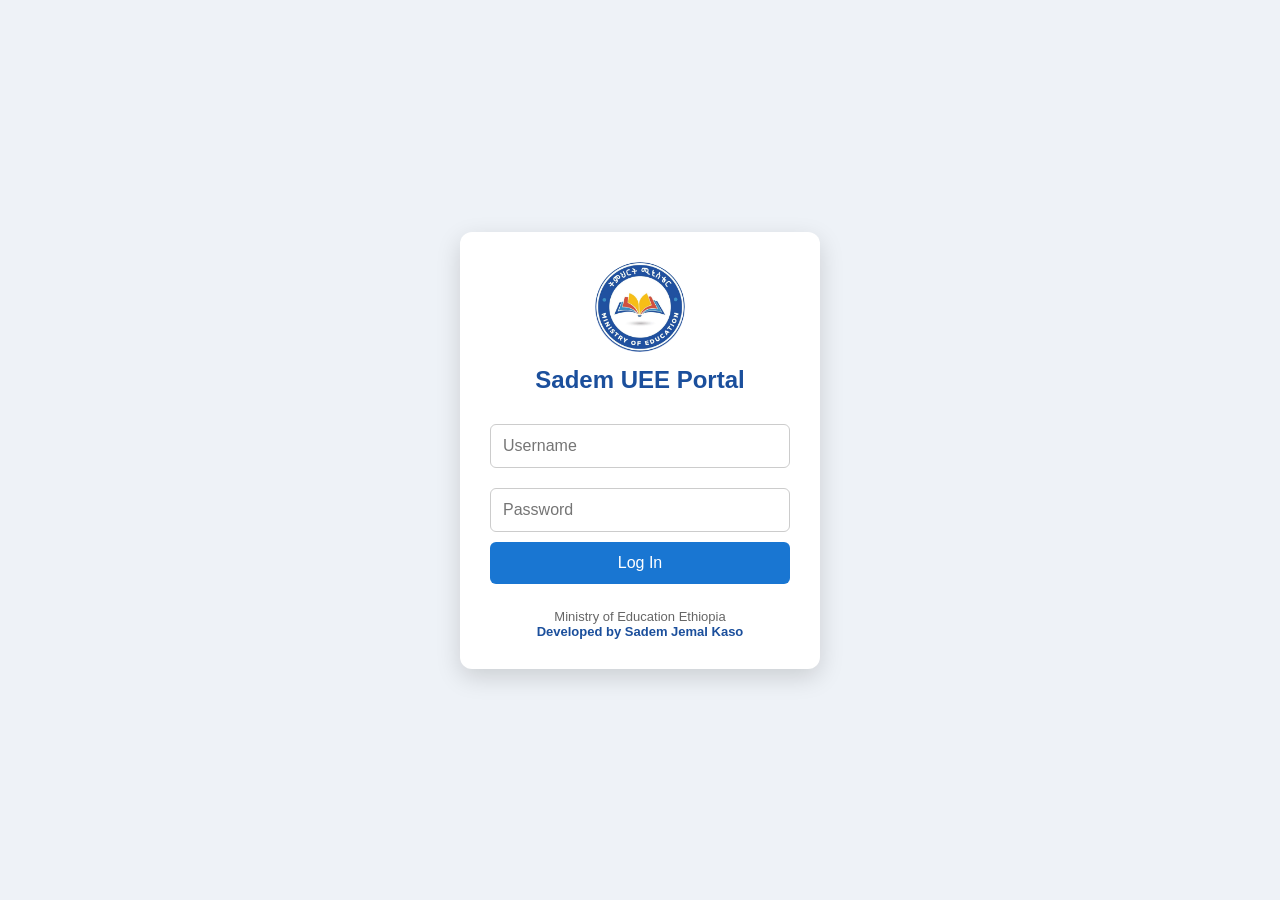
<file: index.html>
<!DOCTYPE html>
<html lang="en">
<head>
    <meta charset="UTF-8">
    <meta name="viewport" content="width=device-width, initial-scale=1.0">
    <title>sadem EUEE portal</title>
    <link rel="stylesheet" href="exam.css">
</head>
<style>
*{
    margin:0;
    padding:0;
    box-sizing:border-box;
    font-family:Arial,Helvetica,sans-serif;
}

body{
    background:#eef2f7;
    display:flex;
    justify-content:center;
    align-items:center;
    height:100vh;
}

.login-box{
    width:360px;
    background:white;
    border-radius:12px;
    padding:30px;
    text-align:center;
    box-shadow:0 8px 25px rgba(0,0,0,.15);
}

.logo{
    width:90px;
    height:90px;
    border-radius:50%;
    margin-bottom:10px;
}

h2{
    color:#1b4f9c;
    margin-bottom:20px;
}

input{
    width:100%;
    padding:12px;
    margin:10px 0;
    border:1px solid #ccc;
    border-radius:6px;
    font-size:16px;
}

button{
    width:100%;
    padding:12px;
    background:#1976d2;
    color:white;
    border:none;
    border-radius:6px;
    font-size:16px;
    cursor:pointer;
}

button:hover{
    background:#1259a7;
}

.footer{
    margin-top:25px;
    font-size:13px;
    color:#666;
}

.footer b{
    color:#1b4f9c;
}
</style>

</head>

<body>
<div class="login-box">

    <img src="images/logo.jpg" class="logo" alt="MOE Logo">

    <h2>Sadem UEE Portal</h2>

   <input type="text" id="username" placeholder="Username">

<input type="password" id="password" placeholder="Password">

<button onclick="login()">Log In</button>

    <div class="footer">
        <p>Ministry of Education Ethiopia</p>
        <b>Developed by Sadem Jemal Kaso</b>
    </div>

</div>

</div>
<script>
function login() {
    const username = document.getElementById("username").value;
    const password = document.getElementById("password").value;

    if (username === "sadem" && password === "40712972") {
        window.location.href = "dashboard.html";
    } else {
        alert("Invalid Username or Password!");
    }
}
</script>
</body>
</html>
</file>
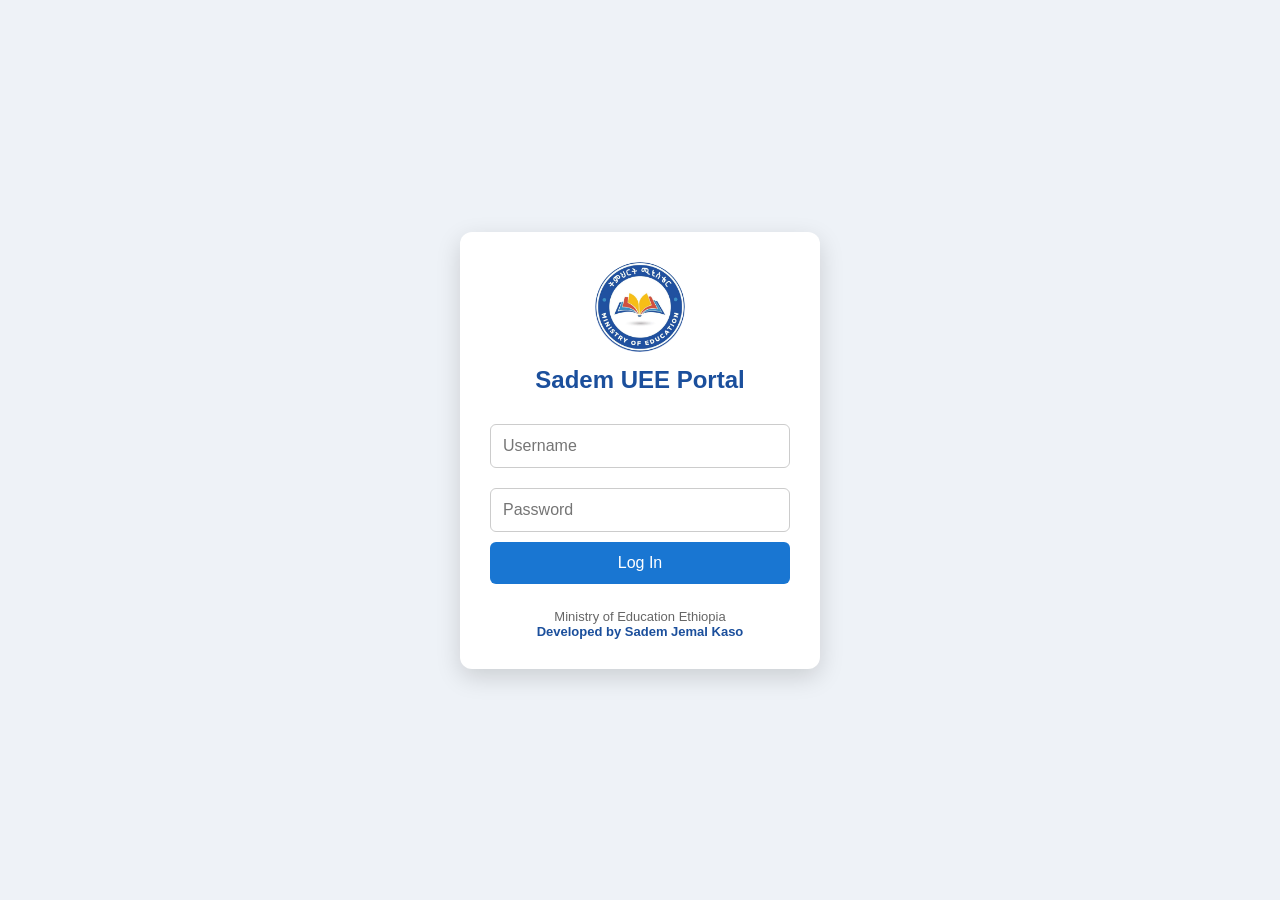
<file: mathemathics/index.html>
<!DOCTYPE html>
<html lang="en">
<head>
<meta charset="UTF-8">
<meta name="viewport" content="width=device-width, initial-scale=1.0">
<title>Sadem UEE Portal</title>

<style>
*{
    margin:0;
    padding:0;
    box-sizing:border-box;
    font-family:Arial,Helvetica,sans-serif;
}

body{
    background:#eef2f7;
    display:flex;
    justify-content:center;
    align-items:center;
    height:100vh;
}

.login-box{
    width:360px;
    background:white;
    border-radius:12px;
    padding:30px;
    text-align:center;
    box-shadow:0 8px 25px rgba(0,0,0,.15);
}

.logo{
    width:90px;
    height:90px;
    border-radius:50%;
    margin-bottom:10px;
}

h2{
    color:#1b4f9c;
    margin-bottom:20px;
}

input{
    width:100%;
    padding:12px;
    margin:10px 0;
    border:1px solid #ccc;
    border-radius:6px;
    font-size:16px;
}

button{
    width:100%;
    padding:12px;
    background:#1976d2;
    color:white;
    border:none;
    border-radius:6px;
    font-size:16px;
    cursor:pointer;
}

button:hover{
    background:#1259a7;
}

.footer{
    margin-top:25px;
    font-size:13px;
    color:#666;
}

.footer b{
    color:#1b4f9c;
}
</style>

</head>

<body>
<div class="login-box">

    <img src="images/logo.jpg" class="logo" alt="MOE Logo">

    <h2>Sadem UEE Portal</h2>

   <input type="text" id="username" placeholder="Username">

<input type="password" id="password" placeholder="Password">

<button onclick="login()">Log In</button>

    <div class="footer">
        <p>Ministry of Education Ethiopia</p>
        <b>Developed by Sadem Jemal Kaso</b>
    </div>

</div>

</div>
<script>
function login() {
    const username = document.getElementById("username").value;
    const password = document.getElementById("password").value;

    if (username === "sadem" && password === "40712972") {
        window.location.href = "dashboard.html";
    } else {
        alert("Invalid Username or Password!");
    }
}
</script>
</body>
</html>
</file>
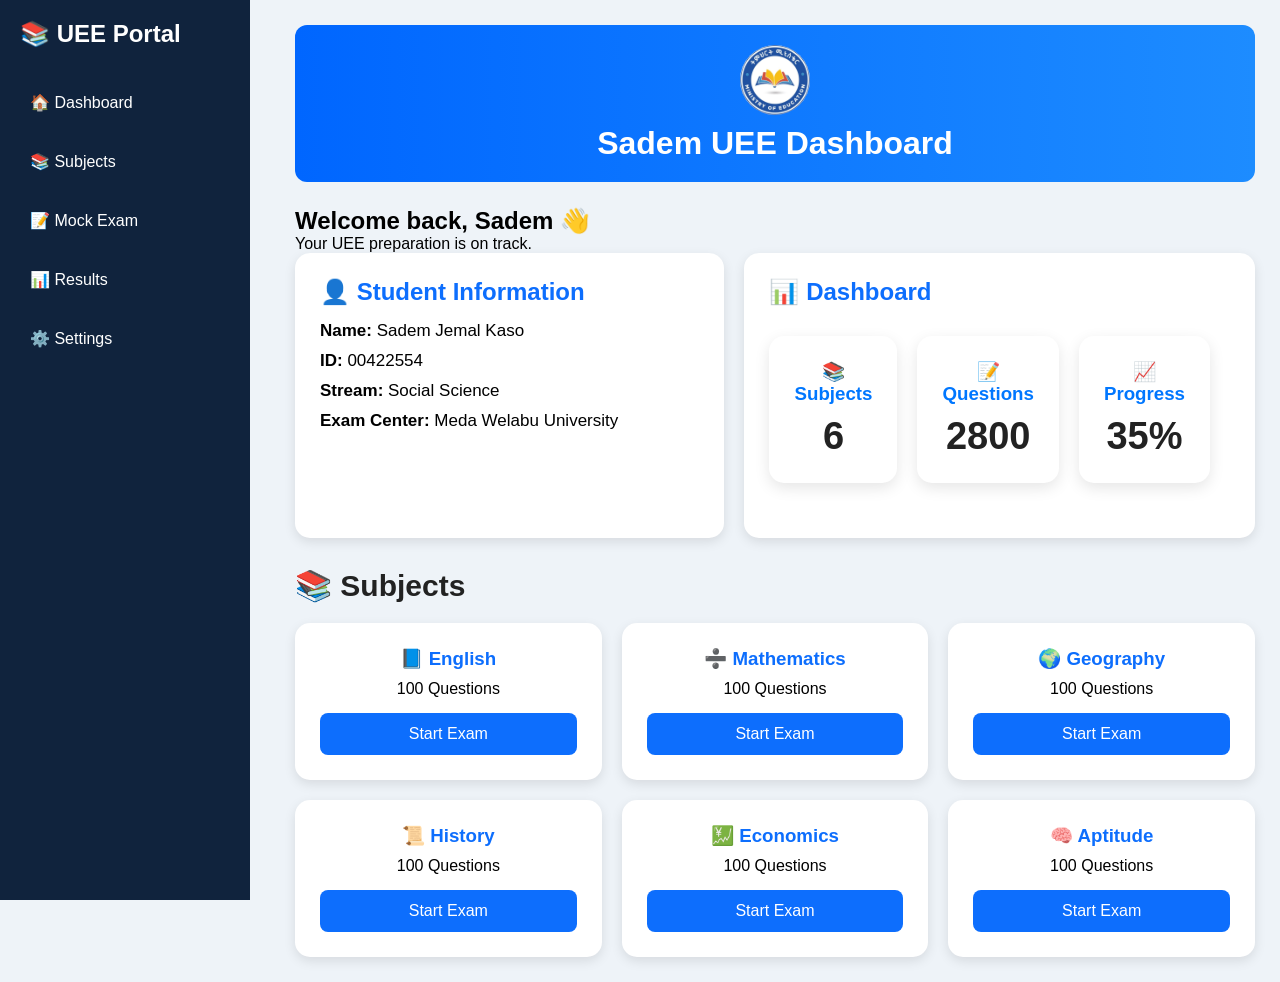
<file: dashboard.html>
<!DOCTYPE html>
<html lang="en">

<head>
<meta charset="UTF-8">
<meta name="viewport" content="width=device-width, initial-scale=1.0">
<title>Sadem UEE Dashboard</title>
<link rel="stylesheet" href="style.css">
</head>

<body>

<div class="sidebar">
    <h2>📚 UEE Portal</h2>

    <ul>
        <li>🏠 Dashboard</li>
        <li>📚 Subjects</li>
        <li>📝 Mock Exam</li>
        <li>📊 Results</li>
        <li>⚙️ Settings</li>
    </ul>
</div>

<div class="main">

<div class="header">

<img src="images/logo.jpg" class="logo" alt="UEE Logo">

<h1>Sadem UEE Dashboard</h1>

</div>

<h2>Welcome back, Sadem 👋</h2>
<p>Your UEE preparation is on track.</p>

<div class="top-cards">

<div class="card">

<h2>👤 Student Information</h2>

<p><b>Name:</b> Sadem Jemal Kaso</p>
<p><b>ID:</b> 00422554</p>
<p><b>Stream:</b> Social Science</p>
<p><b>Exam Center:</b> Meda Welabu University</p>

</div>

<div class="card">

<h2>📊 Dashboard</h2>

<div class="stats">

<div class="stat-card">
<h3>📚 Subjects</h3>
<h1>6</h1>
</div>

<div class="stat-card">
<h3>📝 Questions</h3>
<h1>2800</h1>
</div>

<div class="stat-card">
<h3>📈 Progress</h3>
<h1>35%</h1>
</div>

</div>

</div>

</div>

<h2 class="subject-title">📚 Subjects</h2>

<div class="subjects">

<div class="subject-card">
<h3>📘 English</h3>
<p>100 Questions</p>
<a href="exam/exam.html">
<button>Start Exam</button>
</a>
</div>

<div class="subject-card">
<h3>➗ Mathematics</h3>
<p>100 Questions</p>
<a href="mathematics/exam.html">
<button>Start Exam</button>
</a>
</div>

<div class="subject-card">
<h3>🌍 Geography</h3>
<p>100 Questions</p>
<a href="geography/exam.html">
<button>Start Exam</button>
</a>
</div>

<div class="subject-card">
<h3>📜 History</h3>
<p>100 Questions</p>
<a href="history/exam.html">
<button>Start Exam</button>
</a>
</div>

<div class="subject-card">
<h3>💹 Economics</h3>
<p>100 Questions</p>
<a href="economics/exam.html">
<button>Start Exam</button>
</a>
</div>

<div class="subject-card">
<h3>🧠 Aptitude</h3>
<p>100 Questions</p>
<a href="aptitude/exam.html">
<button>Start Exam</button>
</a>
</div>

</div>

</div>

</body>
</html>
</file>
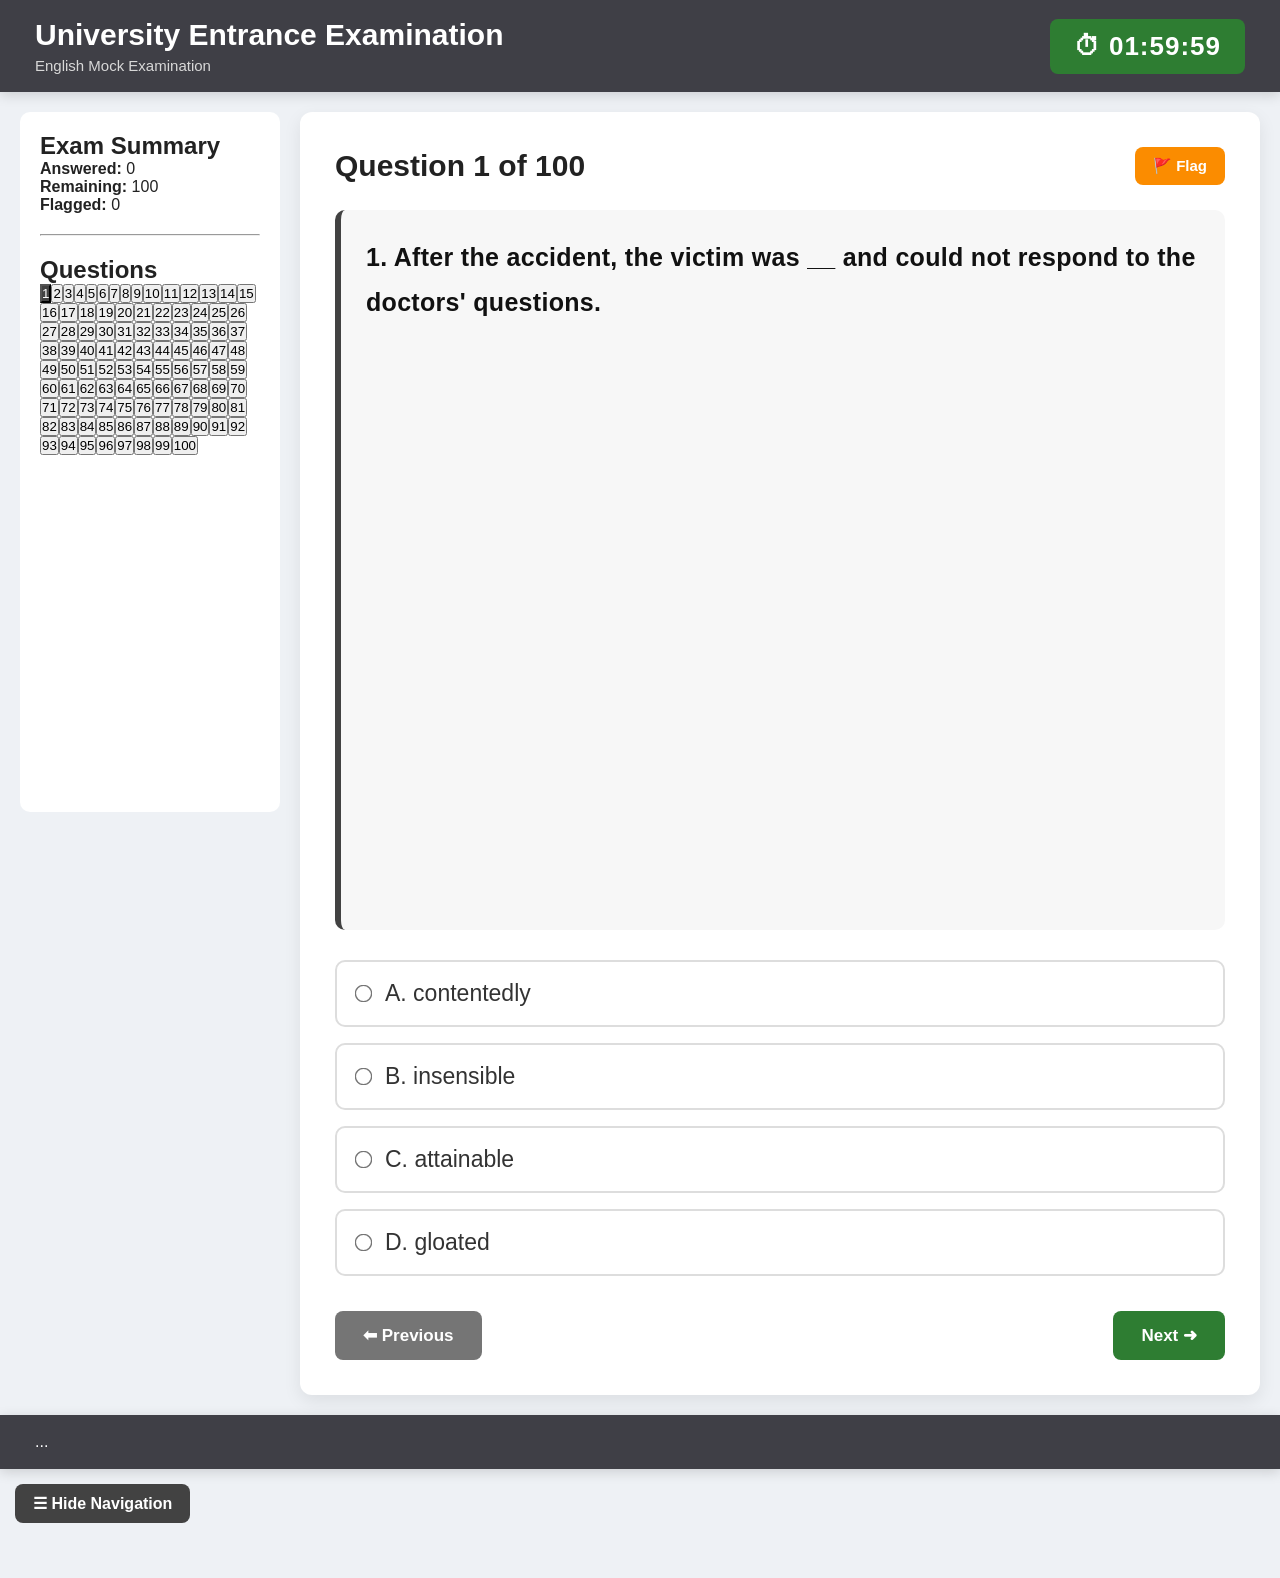
<file: exam.html>
<!DOCTYPE html>
<html lang="en">

<head>

<meta charset="UTF-8">

<meta name="viewport" content="width=device-width, initial-scale=1.0">

<title>UEE Mock Examination</title>

<link rel="stylesheet" href="exam.css">

</head>

<body>

<!-- HEADER -->

<div class="header">

<div>

<h1>University Entrance Examination</h1>

<p>English Mock Examination</p>

</div>

<div class="timer">

⏱ <span id="timer">02:00:00</span>

</div>

</div>


<!-- MAIN -->

<div class="container">


<!-- SIDEBAR -->

<div class="sidebar">

<h2>Exam Summary</h2>

<p><b>Answered:</b> <span id="answered">0</span></p>

<p><b>Remaining:</b> <span id="remaining">100</span></p>

<p><b>Flagged:</b> <span id="flagged">0</span></p>

<hr style="margin:20px 0;">

<h2>Questions</h2>

<div id="questionNumbers" class="question-grid">

<!-- Question buttons created by JavaScript -->

</div>

</div>


<!-- QUESTION PANEL -->

<div class="question-panel">
    <!-- QUESTION HEADER -->

<div class="question-header">

<h2 id="questionNumber">
Question 1 of 100
</h2>

<button class="flag-btn" onclick="toggleFlag()">
🚩 Flag
</button>

</div>


<!-- QUESTION -->

<div class="question-box">

<div class="question" id="questionText">

Question will appear here...

</div>

</div>


<!-- OPTIONS -->

<label class="option">

<input type="radio" name="answer" value="0">

<span id="option0">Option A</span>

</label>


<label class="option">

<input type="radio" name="answer" value="1">

<span id="option1">Option B</span>

</label>


<label class="option">

<input type="radio" name="answer" value="2">

<span id="option2">Option C</span>

</label>


<label class="option">

<input type="radio" name="answer" value="3">

<span id="option3">Option D</span>

</label>


<!-- NAVIGATION -->

<div class="navigation">

<button class="prev-btn" onclick="previousQuestion()">
⬅ Previous
</button>

<div>

<button class="finish-btn" id="finishBtn" onclick="finishExam()">
Finish Exam
</button>

<button class="next-btn" id="nextBtn" onclick="nextQuestion()">
Next ➜
</button>

</div>

</div>

</div>

</div>

<script src="questions.js"></script>

<script src="exam.js"></script>

</body>
<body>

<div class="header">
    ...
</div>

<button id="toggleNav" onclick="toggleSidebar()">
☰ Hide Navigation
</button>

<div class="container">
</html>
</file>
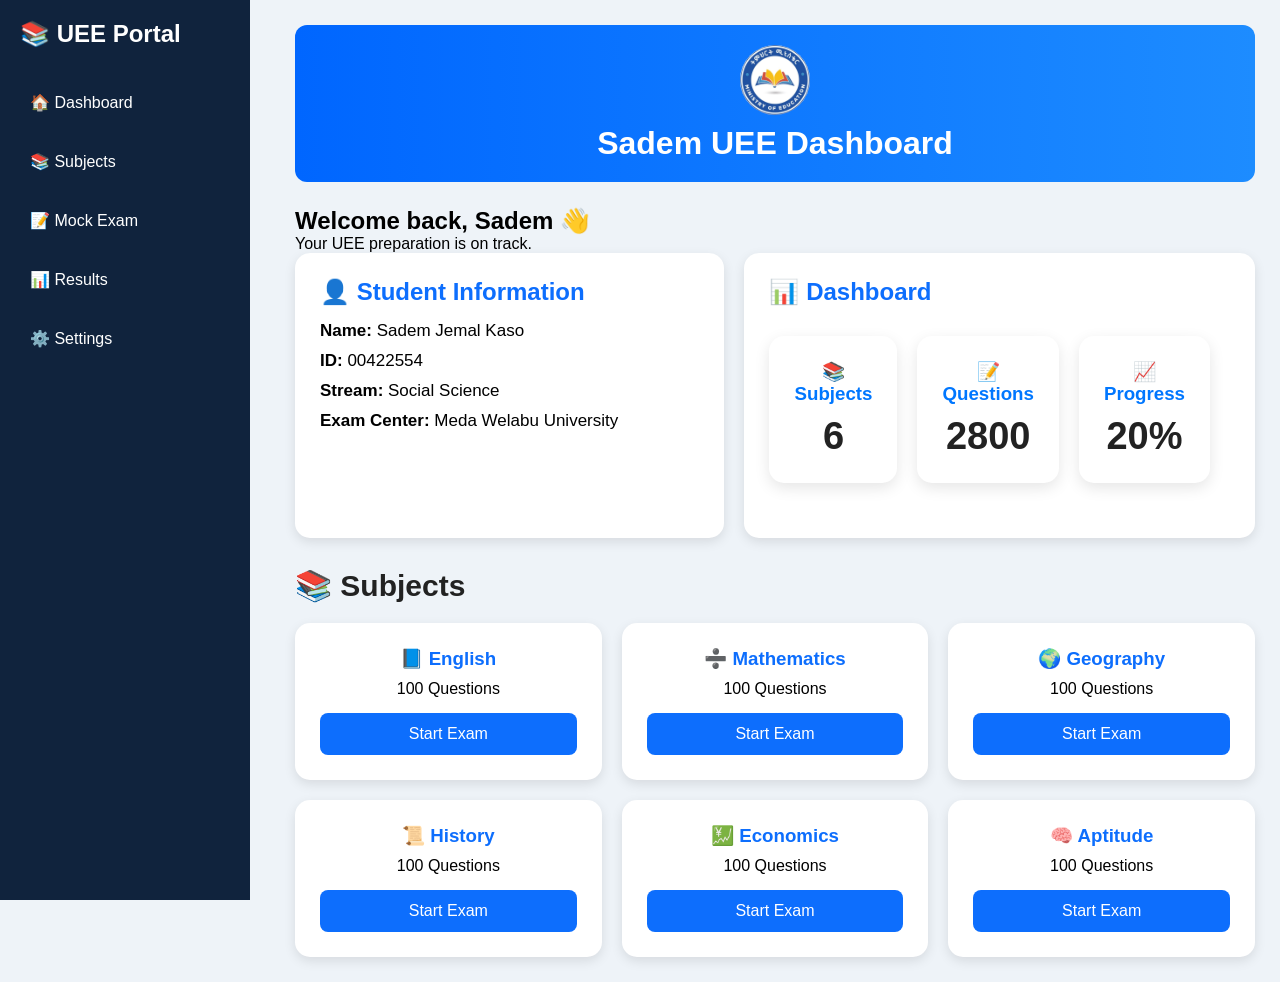
<file: mathemathics/dashboard.html>
<!DOCTYPE html>
<html lang="en">

<head>
<meta charset="UTF-8">
<meta name="viewport" content="width=device-width, initial-scale=1.0">
<title>Sadem UEE Dashboard</title>
<link rel="stylesheet" href="style.css">
</head>

<body>

<div class="sidebar">
    <h2>📚 UEE Portal</h2>

    <ul>
        <li>🏠 Dashboard</li>
        <li>📚 Subjects</li>
        <li>📝 Mock Exam</li>
        <li>📊 Results</li>
        <li>⚙️ Settings</li>
    </ul>
</div>

<div class="main">

<div class="header">

<img src="images/logo.jpg" class="logo" alt="UEE Logo">

<h1>Sadem UEE Dashboard</h1>

</div>

<h2>Welcome back, Sadem 👋</h2>
<p>Your UEE preparation is on track.</p>

<div class="top-cards">

<div class="card">

<h2>👤 Student Information</h2>

<p><b>Name:</b> Sadem Jemal Kaso</p>
<p><b>ID:</b> 00422554</p>
<p><b>Stream:</b> Social Science</p>
<p><b>Exam Center:</b> Meda Welabu University</p>

</div>

<div class="card">

<h2>📊 Dashboard</h2>

<div class="stats">

<div class="stat-card">
<h3>📚 Subjects</h3>
<h1>6</h1>
</div>

<div class="stat-card">
<h3>📝 Questions</h3>
<h1>2800</h1>
</div>

<div class="stat-card">
<h3>📈 Progress</h3>
<h1>20%</h1>
</div>

</div>

</div>

</div>

<h2 class="subject-title">📚 Subjects</h2>

<div class="subjects">

<div class="subject-card">
<h3>📘 English</h3>
<p>100 Questions</p>
<a href="exam/exam.html">
<button>Start Exam</button>
</a>
</div>

<div class="subject-card">
<h3>➗ Mathematics</h3>
<p>100 Questions</p>
<a href="mathematics/exam.html">
<button>Start Exam</button>
</a>
</div>

<div class="subject-card">
<h3>🌍 Geography</h3>
<p>100 Questions</p>
<a href="geography/exam.html">
<button>Start Exam</button>
</a>
</div>

<div class="subject-card">
<h3>📜 History</h3>
<p>100 Questions</p>
<a href="history/exam.html">
<button>Start Exam</button>
</a>
</div>

<div class="subject-card">
<h3>💹 Economics</h3>
<p>100 Questions</p>
<a href="economics/exam.html">
<button>Start Exam</button>
</a>
</div>

<div class="subject-card">
<h3>🧠 Aptitude</h3>
<p>100 Questions</p>
<a href="aptitude/exam.html">
<button>Start Exam</button>
</a>
</div>

</div>

</div>

</body>
</html>
</file>
<file: exam.css>
/* ==========================================
   UEE CBT SYSTEM
   exam.css
   Part 1
========================================== */

*{
    margin:0;
    padding:0;
    box-sizing:border-box;
    font-family:Arial,Helvetica,sans-serif;
}

body{
    background:#eef1f5;
    color:#222;
}

/* HEADER */

.header{
    background:#3f3f46;
    color:#fff;
    display:flex;
    justify-content:space-between;
    align-items:center;
    padding:18px 35px;
    box-shadow:0 3px 12px rgba(0,0,0,.15);
}

.header h1{
    font-size:30px;
    font-weight:700;
}

.header p{
    margin-top:5px;
    color:#d8d8d8;
    font-size:15px;
}

/* TIMER */

.timer{
    background:#2e7d32;
    color:white;
    padding:12px 24px;
    border-radius:8px;
    font-size:26px;
    font-weight:bold;
    letter-spacing:1px;
}

/* MAIN LAYOUT */

.container{
    display:flex;
    gap:20px;
    padding:20px;
    align-items:flex-start;
}

/* SIDEBAR */

.container{
    display:flex;
    align-items:flex-start;
    gap:20px;
}

.sidebar{
    width:260px;
    height:700px;
    overflow-y:auto;
}

.question-box{
    flex:1;
    height:700px;
}.sidebar{
    width:260px;
    height:700px;
    overflow-y:auto;
    background:#fff;
    border-radius:10px;
    padding:20px;
}

.container{
    display: flex;
    gap: 20px;
    align-items: flex-start;
}
.question-box{
    flex: 1;
    min-height: 80vh;
}

.question-grid button:hover{
    background:#616161;
    color:white;
}

/* NAVIGATOR COLORS */

.current{
    background:#424242!important;
    color:white!important;
}

.answered{
    background:#43a047!important;
    color:white!important;
}

.flagged{
    background:#fb8c00!important;
    color:white!important;
}
/* ==========================================
   QUESTION PANEL
========================================== */

.question-panel{
    flex:1;
    background:white;
    border-radius:12px;
    padding:35px;
    box-shadow:0 6px 18px rgba(0,0,0,.08);
}

/* QUESTION HEADER */

.question-header{
    display:flex;
    justify-content:space-between;
    align-items:center;
    margin-bottom:25px;
}

#questionNumber{
    font-size:30px;
    font-weight:700;
    color:#222;
}

/* QUESTION BOX */

.question-box{
    background:#f7f7f7;
    border-left:6px solid #424242;
    border-radius:10px;
    padding:25px;
    margin-bottom:30px;
}

.question{
    font-size:25px;
    font-weight:800;
    color:#111;
    line-height:1.8;
    letter-spacing:.3px;
}

/* OPTIONS */

.option{
    display:flex;
    align-items:center;
    background:white;
    border:2px solid #dddddd;
    border-radius:10px;
    padding:18px 20px;
    margin-bottom:16px;
    cursor:pointer;
    transition:.25s;
    font-size:23px;
    font-weight:500;
    color:#333;
}

.option:hover{
    background:#f5f5f5;
    border-color:#666;
}

.option input{
    margin-right:15px;
    transform:scale(1.35);
}

/* FLAG BUTTON */

.flag-btn{
    background:#fb8c00;
    color:white;
    border:none;
    padding:10px 18px;
    border-radius:8px;
    cursor:pointer;
    font-size:15px;
    font-weight:bold;
    transition:.25s;
}

.flag-btn:hover{
    background:#ef6c00;
}

/* NAVIGATION */

.navigation{
    display:flex;
    justify-content:space-between;
    align-items:center;
    margin-top:35px;
}

.navigation button{
    border:none;
    border-radius:8px;
    padding:14px 28px;
    font-size:17px;
    font-weight:bold;
    cursor:pointer;
    transition:.25s;
}

.prev-btn{
    background:#757575;
    color:white;
}

.prev-btn:hover{
    background:#616161;
}

.next-btn{
    background:#2e7d32;
    color:white;
}

.next-btn:hover{
    background:#1b5e20;
}

.finish-btn{
    background:#d32f2f;
    color:white;
}

.finish-btn:hover{
    background:#b71c1c;
}

/* RESPONSIVE */

@media(max-width:900px){

.container{
    flex-direction:column;
}

.sidebar{
    width:100%;
    height:auto;
}

.question-panel{
    width:100%;
}

.question{
    font-size:26px;
}

.option{
    font-size:18px;
}

.timer{
    font-size:20px;
}

.header{
    flex-direction:column;
    gap:15px;
    text-align:center;
}

}
#toggleNav{
    margin:15px;
    padding:10px 18px;
    background:#424242;
    color:white;
    border:none;
    border-radius:8px;
    cursor:pointer;
    font-size:16px;
    font-weight:bold;
}

#toggleNav:hover{
    background:#212121;
}
@media (max-width: 768px){

    .container{
        flex-direction: column;
    }

    .sidebar{
        width:100%;
    }

    .question-box{
        width:100%;
    }

    .question-grid{
        display:grid;
        grid-template-columns:repeat(5,1fr);
    }
}
</file>
<file: style.css>
*{
    margin:0;
    padding:0;
    box-sizing:border-box;
    font-family:Arial,sans-serif;
}

body{
    background:#eef3f8;
}

.sidebar{
    position:fixed;
    left:0;
    top:0;
    width:250px;
    height:100%;
    background:#10233d;
    color:white;
    padding:20px;
}

.sidebar h2{
    margin-bottom:30px;
}

.sidebar ul{
    list-style:none;
}

.sidebar ul li{
    padding:15px 10px;
    cursor:pointer;
    border-radius:8px;
    margin-bottom:10px;
}

.sidebar ul li:hover{
    background:#1d3b63;
}

.main{
    margin-left:270px;
    padding:25px;
}

.header{
    background:linear-gradient(to right,#0066ff,#1d8cff);
    color:white;
    text-align:center;
    padding:20px;
    border-radius:12px;
    margin-bottom:25px;
}

.welcome{
    margin-bottom:25px;
}

.top-cards{
    display:grid;
    grid-template-columns:2fr 1fr;
    gap:20px;
    margin-bottom:30px;
}

.card{
    background:white;
    border-radius:15px;
    padding:25px;
    box-shadow:0 4px 12px rgba(0,0,0,.1);
}

.card h2{
    color:#0d6efd;
    margin-bottom:15px;
}

.card p{
    margin:10px 0;
    font-size:17px;
}

.subject-title{
    font-size:30px;
    margin-bottom:20px;
    color:#222;
}

.subjects{
    display:grid;
    grid-template-columns:repeat(3,1fr);
    gap:20px;
}

.subject-card{
    background:white;
    border-radius:15px;
    padding:25px;
    text-align:center;
    box-shadow:0 4px 12px rgba(0,0,0,.1);
    transition:.3s;
}

.subject-card:hover{
    transform:translateY(-8px);
    box-shadow:0 10px 20px rgba(0,0,0,.15);
}

.subject-card h3{
    color:#0d6efd;
    margin-bottom:10px;
}

.subject-card p{
    margin-bottom:15px;
}

.subject-card button{
    width:100%;
    padding:12px;
    background:#0d6efd;
    color:white;
    border:none;
    border-radius:8px;
    font-size:16px;
    cursor:pointer;
}

.subject-card button:hover{
    background:#084298;
}
.stats{
    display:grid;
    grid-template-columns:repeat(4,1fr);
    gap:20px;
    margin:30px 0;
}

.stat-card{
    background:white;
    border-radius:15px;
    padding:25px;
    text-align:center;
    box-shadow:0 5px 15px rgba(0,0,0,.1);
    transition:.3s;
}

.stat-card:hover{
    transform:translateY(-6px);
    box-shadow:0 10px 25px rgba(0,0,0,.2);
}

.stat-card h3{
    color:#0077ff;
    margin-bottom:10px;
}

.stat-card h1{
    font-size:38px;
    color:#222;
}
.logo{
    width:70px;
    height:70px;
    border-radius:50%;
    display:block;
    margin:0 auto 10px;
}

.header{
    text-align:center;
}
.footer{
    margin-top:20px;
    text-align:center;
    color:#666;
    font-size:14px;
}

.footer b{
    color:#1976d2;
    display:block;
    margin-top:8px;
}
</file>
<file: mathemathics/style.css>
*{
    margin:0;
    padding:0;
    box-sizing:border-box;
    font-family:Arial,sans-serif;
}

body{
    background:#eef3f8;
}

.sidebar{
    position:fixed;
    left:0;
    top:0;
    width:250px;
    height:100%;
    background:#10233d;
    color:white;
    padding:20px;
}

.sidebar h2{
    margin-bottom:30px;
}

.sidebar ul{
    list-style:none;
}

.sidebar ul li{
    padding:15px 10px;
    cursor:pointer;
    border-radius:8px;
    margin-bottom:10px;
}

.sidebar ul li:hover{
    background:#1d3b63;
}

.main{
    margin-left:270px;
    padding:25px;
}

.header{
    background:linear-gradient(to right,#0066ff,#1d8cff);
    color:white;
    text-align:center;
    padding:20px;
    border-radius:12px;
    margin-bottom:25px;
}

.welcome{
    margin-bottom:25px;
}

.top-cards{
    display:grid;
    grid-template-columns:2fr 1fr;
    gap:20px;
    margin-bottom:30px;
}

.card{
    background:white;
    border-radius:15px;
    padding:25px;
    box-shadow:0 4px 12px rgba(0,0,0,.1);
}

.card h2{
    color:#0d6efd;
    margin-bottom:15px;
}

.card p{
    margin:10px 0;
    font-size:17px;
}

.subject-title{
    font-size:30px;
    margin-bottom:20px;
    color:#222;
}

.subjects{
    display:grid;
    grid-template-columns:repeat(3,1fr);
    gap:20px;
}

.subject-card{
    background:white;
    border-radius:15px;
    padding:25px;
    text-align:center;
    box-shadow:0 4px 12px rgba(0,0,0,.1);
    transition:.3s;
}

.subject-card:hover{
    transform:translateY(-8px);
    box-shadow:0 10px 20px rgba(0,0,0,.15);
}

.subject-card h3{
    color:#0d6efd;
    margin-bottom:10px;
}

.subject-card p{
    margin-bottom:15px;
}

.subject-card button{
    width:100%;
    padding:12px;
    background:#0d6efd;
    color:white;
    border:none;
    border-radius:8px;
    font-size:16px;
    cursor:pointer;
}

.subject-card button:hover{
    background:#084298;
}
.stats{
    display:grid;
    grid-template-columns:repeat(4,1fr);
    gap:20px;
    margin:30px 0;
}

.stat-card{
    background:white;
    border-radius:15px;
    padding:25px;
    text-align:center;
    box-shadow:0 5px 15px rgba(0,0,0,.1);
    transition:.3s;
}

.stat-card:hover{
    transform:translateY(-6px);
    box-shadow:0 10px 25px rgba(0,0,0,.2);
}

.stat-card h3{
    color:#0077ff;
    margin-bottom:10px;
}

.stat-card h1{
    font-size:38px;
    color:#222;
}
.logo{
    width:70px;
    height:70px;
    border-radius:50%;
    display:block;
    margin:0 auto 10px;
}

.header{
    text-align:center;
}
.footer{
    margin-top:20px;
    text-align:center;
    color:#666;
    font-size:14px;
}

.footer b{
    color:#1976d2;
    display:block;
    margin-top:8px;
}
</file>
